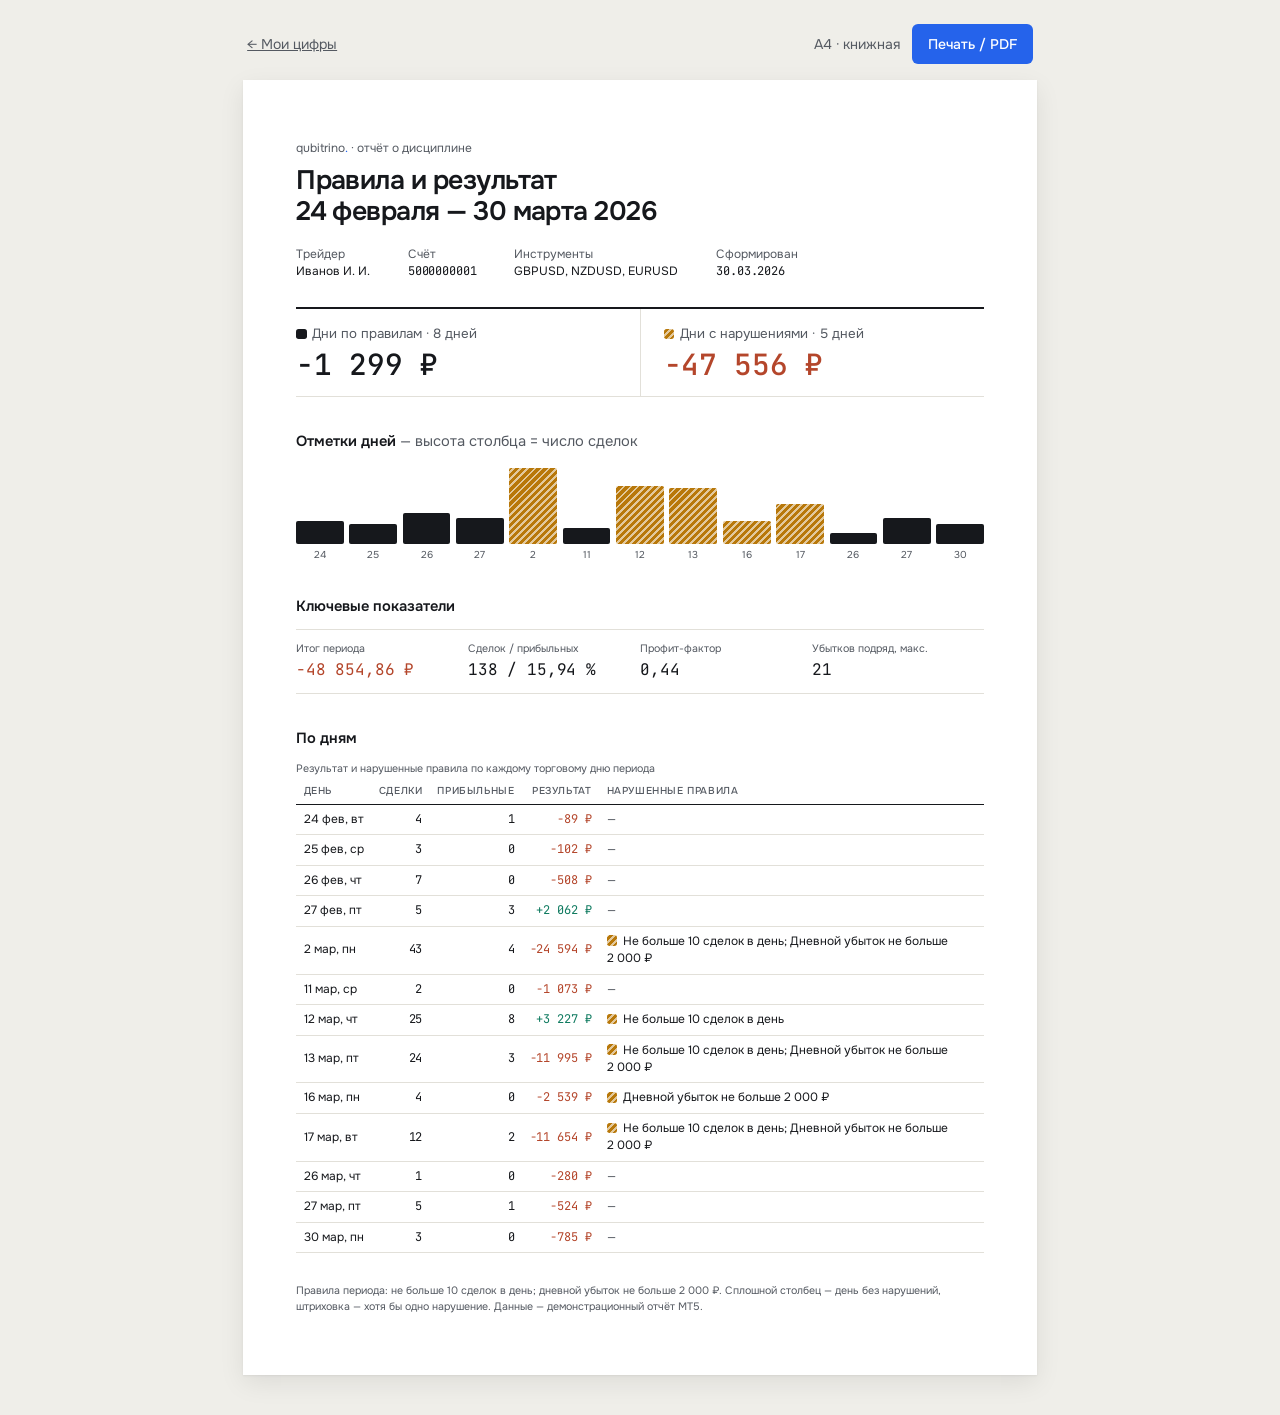
<file: report.html>
<!doctype html>
<html lang="ru" data-theme="light">
<head>
  <meta charset="utf-8">
  <meta name="robots" content="noindex, nofollow">
  <meta name="viewport" content="width=device-width, initial-scale=1">
  <title>Отчёт за период — концепт печатной страницы Qubitrino</title>
  <link rel="preconnect" href="https://fonts.googleapis.com">
  <link rel="preconnect" href="https://fonts.gstatic.com" crossorigin>
  <link href="https://fonts.googleapis.com/css2?family=Onest:wght@400;500;600&family=JetBrains+Mono:wght@400;500&display=swap" rel="stylesheet">
  <link rel="icon" href="data:,">
  <link rel="stylesheet" href="tokens.css">
  <style>
    /* Print is always light by design: data-theme is fixed above and ?theme / the saved theme
       are deliberately ignored — dark theme never reaches the printer */
    :root { --c-paper: 255 255 255; }

    @page {
      size: A4;
      margin: 16mm 14mm 18mm;
      @bottom-left { content: "qubitrino.ai · счёт 5000000001"; font: 8pt "Onest", sans-serif; color: #6b7079; }
      @bottom-right { content: "стр. " counter(page) " из " counter(pages); font: 8pt "JetBrains Mono", monospace; color: #6b7079; }
    }

    * { margin: 0; padding: 0; box-sizing: border-box; }
    body { background: rgb(var(--c-sunken)); }
    .sheet {
      width: 210mm; min-height: 297mm; margin: 16px auto 40px; padding: 16mm 14mm;
      background: #fff; box-shadow: 0 1px 2px rgb(0 0 0 / 0.06), 0 8px 24px rgb(0 0 0 / 0.08);
      font-size: 10pt; line-height: 1.45;
    }
    .toolbar { max-width: 210mm; margin: 24px auto 0; display: flex; gap: 12px; align-items: center; font-size: 14px; padding: 0 4px; }
    .skip { position: absolute; left: -9999px; }
    .sheet:focus { outline: none; }
    .skip:focus { left: 16px; top: 16px; z-index: 10; background: #fff; padding: 8px 12px; }
    .toolbar a { color: rgb(var(--c-ink-2)); }
    .toolbar button { height: 40px; padding: 0 16px; border: 0; border-radius: var(--radius-sm); background: rgb(var(--c-action)); color: #fff; font: 500 14px var(--font-ui); cursor: pointer; }

    h1 { font-size: 20pt; font-weight: 600; letter-spacing: -0.02em; line-height: 1.15; margin-top: 2mm; }
    h2 { font-size: 11pt; font-weight: 600; margin: 9mm 0 3mm; }
    .meta { display: grid; grid-template-columns: repeat(4, auto); justify-content: start; gap: 2mm 10mm; margin-top: 5mm; font-size: 9pt; }
    .meta dt, .muted { color: rgb(var(--c-ink-2)); }
    .split { display: grid; grid-template-columns: 1fr 1fr; border-top: 1.5pt solid rgb(var(--c-ink)); border-bottom: 0.5pt solid rgb(var(--c-line)); margin-top: 7mm; }
    .split > div { padding: 4mm 0; }
    .split > div + div { border-left: 0.5pt solid rgb(var(--c-line)); padding-left: 6mm; }
    .big { font-size: 22pt; font-weight: 500; line-height: 1.1; margin-top: 1.5mm; }
    .loss { color: rgb(var(--c-loss)); }
    .gain { color: rgb(var(--c-gain)); }
    .swatch { display: inline-block; width: 8pt; height: 8pt; border-radius: 2pt; vertical-align: -1pt; margin-right: 4pt; }
    .kept { background: rgb(var(--c-kept)); }

    .strip { display: flex; align-items: flex-end; gap: 1.5mm; height: 26mm; }
    .strip div { flex: 1; text-align: center; font-size: 7.5pt; color: rgb(var(--c-ink-2)); }
    .strip span { display: block; border-radius: 1.5pt; margin-bottom: 1mm; }

    table { width: 100%; border-collapse: collapse; font-size: 9pt; }
    th { text-align: left; font-weight: 500; font-size: 7.5pt; text-transform: uppercase; letter-spacing: 0.06em; color: rgb(var(--c-ink-2)); border-bottom: 1pt solid rgb(var(--c-ink)); padding: 0 2mm 1.5mm; }
    td { padding: 1.6mm 2mm; border-bottom: 0.5pt solid rgb(var(--c-line)); }
    tr { break-inside: avoid; }
    thead { display: table-header-group; } /* header row repeats on every printed page */
    .r { text-align: right; }
    td:first-child, td.r { white-space: nowrap; }

    .kpis { display: grid; grid-template-columns: repeat(4, 1fr); border-top: 0.5pt solid rgb(var(--c-line)); }
    .kpis div { padding: 3mm 0; border-bottom: 0.5pt solid rgb(var(--c-line)); }
    .kpis dt { font-size: 8pt; color: rgb(var(--c-ink-2)); }
    .kpis dd { font-size: 12pt; margin-top: 0.5mm; }
    caption { text-align: left; font-size: 8pt; color: rgb(var(--c-ink-2)); padding-bottom: 2mm; }
    .note { margin-top: 8mm; font-size: 8pt; color: rgb(var(--c-ink-2)); break-inside: avoid; }

    @media print {
      body { background: none; }
      .toolbar { display: none; }
      .sheet { width: auto; min-height: 0; margin: 0; padding: 0; box-shadow: none; }
      * { -webkit-print-color-adjust: exact; print-color-adjust: exact; } /* markers must survive printing */
      h2 { break-after: avoid; }
    }
    @media screen and (max-width: 840px) {
      .sheet { width: auto; min-height: 0; margin: 16px; padding: 20px 16px; }
      .meta, .kpis { grid-template-columns: repeat(2, 1fr); }
      .split { grid-template-columns: 1fr; }
      .split > div + div { border-left: 0; padding-left: 0; border-top: 0.5pt solid rgb(var(--c-line)); }
      .table-wrap { overflow-x: auto; }
    }
  </style>
</head>
<body>
  <a class="skip" href="#report">К отчёту</a>
  <div class="toolbar">
    <a href="index.html">← Мои цифры</a>
    <span class="muted" style="margin-left:auto">A4 · книжная</span>
    <button type="button" id="print">Печать / PDF</button>
  </div>

  <main class="sheet" id="report" tabindex="-1">
    <header>
      <p class="muted" style="font-size:9pt">qubitrino<span style="color:rgb(var(--c-action))">.</span> · <span id="report-kind">отчёт о дисциплине</span></p>
      <h1 id="report-title">Правила и результат<br>24 февраля — 30 марта 2026</h1>
      <dl class="meta">
        <div><dt>Трейдер</dt><dd>Иванов И. И.</dd></div>
        <div><dt>Счёт</dt><dd class="num">5000000001</dd></div>
        <div><dt>Инструменты</dt><dd>GBPUSD, NZDUSD, EURUSD</dd></div>
        <div><dt>Сформирован</dt><dd class="num" id="generated"></dd></div>
      </dl>
    </header>

    <section class="split" aria-label="Результат по дням с соблюдением и нарушением правил">
      <div>
        <p class="muted"><span class="swatch kept"></span>Дни по правилам · <span id="kept-n"></span></p>
        <p class="num big" id="kept-pnl"></p>
      </div>
      <div>
        <p class="muted"><span class="swatch hatch"></span>Дни с нарушениями · <span id="broken-n"></span></p>
        <p class="num big loss" id="broken-pnl"></p>
      </div>
    </section>

    <h2>Отметки дней <span class="muted" style="font-weight:400">— высота столбца = число сделок</span></h2>
    <div class="strip" id="strip" aria-hidden="true"></div>

    <h2>Ключевые показатели</h2>
    <dl class="kpis" id="kpis"></dl>

    <h2>По дням</h2>
    <div class="table-wrap" tabindex="0" role="region" aria-label="Таблица по дням, прокручивается по горизонтали">
      <table>
        <caption>Результат и нарушенные правила по каждому торговому дню периода</caption>
        <thead><tr><th scope="col">День</th><th scope="col" class="r">Сделки</th><th scope="col" class="r">Прибыльные</th><th scope="col" class="r">Результат</th><th scope="col">Нарушенные правила</th></tr></thead>
        <tbody id="rows"></tbody>
      </table>
    </div>

    <p class="note" id="rules-note"></p>
  </main>

  <script type="module" src="report.js"></script>
</body>
</html>
</file>
<file: tokens.css>
/*
  Qubitrino — design tokens (concept)
  Colours are stored as RGB channels so Tailwind can apply opacity:
  rgb(var(--c-ink) / 0.6). One source of truth for screen, dark theme and print.
*/

:root {
  /* Surfaces */
  --c-paper: 246 245 241;      /* page background — warm, not clinical white */
  --c-surface: 255 255 255;    /* panels */
  --c-sunken: 239 238 233;     /* inputs, table stripes */
  --c-line: 226 224 217;       /* hairlines */

  /* Text */
  --c-ink: 22 24 28;           /* primary text */
  --c-ink-2: 84 89 97;         /* secondary text */
  --c-ink-3: 102 107 115;      /* captions — 4.9:1 on paper, 4.6:1 on sunken */

  /* Action — the only "brand" hue, used for interaction, never for data */
  --c-action: 37 99 235;        /* brand blue (qubitrinotech.ru #3B82F6), darkened to 5.2:1 for text */
  --c-on-action: 255 255 255;

  /* Money: result of the trade */
  --c-gain: 14 122 95;
  --c-loss: 180 70 43;

  /* Discipline: result of the behaviour — deliberately NOT red/green */
  --c-kept: 22 24 28;          /* rule kept → solid ink */
  --c-broken: 184 120 10;      /* rule broken → amber + hatch; ≥3:1 non-text contrast */

  /* AI features only — the brand violet (#B133FA family) */
  --c-ai: 124 58 237;

  /* Type */
  --font-ui: "Onest", system-ui, sans-serif;
  --font-num: "JetBrains Mono", ui-monospace, monospace;

  --radius-sm: 6px;
  --radius-md: 10px;

  --ease-out: cubic-bezier(0.22, 1, 0.36, 1);
  --dur-base: 220ms;

  color-scheme: light;
}

/* Dark: warm graphite instead of OLED black — long sessions, less halation on numbers */
:root[data-theme="dark"] {
  --c-paper: 13 17 23;          /* brand graphite #0D1117 */
  --c-surface: 22 27 34;
  --c-sunken: 30 36 44;
  --c-line: 48 54 61;
  --c-ink: 230 237 243;
  --c-ink-2: 158 167 179;
  --c-ink-3: 139 148 158;
  --c-action: 88 166 255;        /* brand #58A6FF */
  --c-on-action: 9 14 22;
  --c-gain: 63 185 80;           /* brand #3FB950 */
  --c-loss: 240 128 108;
  --c-kept: 230 237 243;
  --c-broken: 227 169 58;
  --c-ai: 190 140 255;
  color-scheme: dark;
}

@media (prefers-color-scheme: dark) {
  :root:not([data-theme="light"]) {
    --c-paper: 13 17 23;          /* brand graphite #0D1117 */
  --c-surface: 22 27 34;
  --c-sunken: 30 36 44;
  --c-line: 48 54 61;
  --c-ink: 230 237 243;
  --c-ink-2: 158 167 179;
  --c-ink-3: 139 148 158;
  --c-action: 88 166 255;        /* brand #58A6FF */
  --c-on-action: 9 14 22;
  --c-gain: 63 185 80;           /* brand #3FB950 */
  --c-loss: 240 128 108;
  --c-kept: 230 237 243;
  --c-broken: 227 169 58;
  --c-ai: 190 140 255;
    color-scheme: dark;
  }
}

/* keep focused elements clear of the fixed mobile tab bar */
html { -webkit-text-size-adjust: 100%; scroll-padding-bottom: 5rem; }
body {
  background: rgb(var(--c-paper));
  color: rgb(var(--c-ink));
  font-family: var(--font-ui);
}

/* Every number in the product goes through .num — mono + tabular, so columns align */
.num {
  font-family: var(--font-num);
  font-variant-numeric: tabular-nums slashed-zero;
  letter-spacing: -0.01em;
}

/* Broken-rule marker: colour AND pattern — readable for colour-blind users and in B/W print */
.hatch {
  background-color: rgb(var(--c-broken));
  background-image: repeating-linear-gradient(
    -45deg, transparent 0 3px, rgb(var(--c-surface) / 0.6) 3px 5px
  );
}

:focus-visible {
  outline: 2px solid rgb(var(--c-action));
  outline-offset: 2px;
}

@media (prefers-reduced-motion: reduce) {
  *, *::before, *::after {
    transition-duration: 0.01ms !important;
    animation-duration: 0.01ms !important;
    animation-iteration-count: 1 !important;
  }
}
</file>
